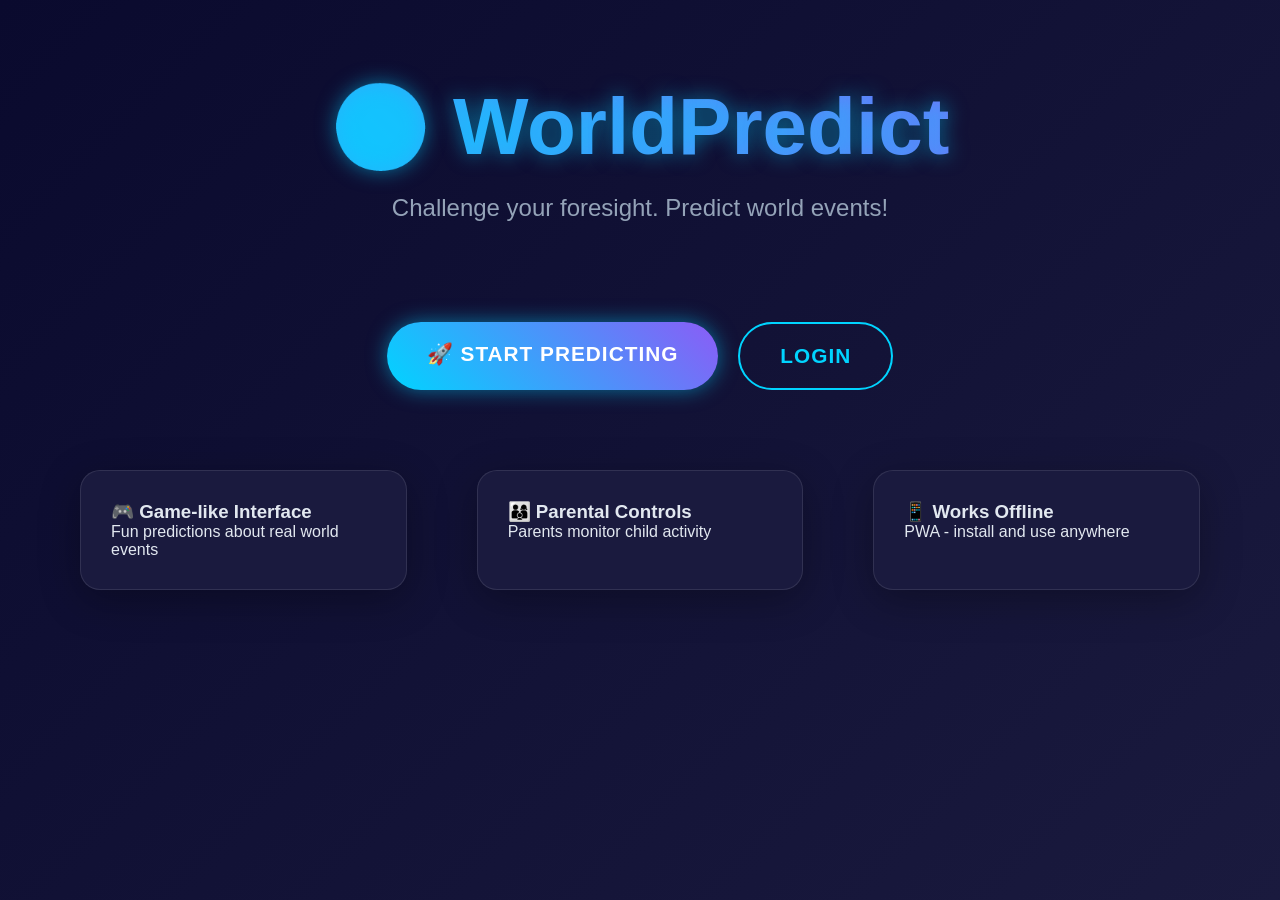
<file: worldpredict/index.html>
<!DOCTYPE html>
<html lang="en">
<head>
  <meta charset="UTF-8">
  <meta name="viewport" content="width=device-width, initial-scale=1.0">
  <title>WorldPredict - Predict the Future!</title>
  <link rel="manifest" href="manifest.json">
  <link rel="stylesheet" href="assets/css/styles.css">
  <meta name="theme-color" content="#0a0a2e">
</head>
<body>
  <div class="container">
    <header class="hero">
      <h1 class="neon-glow">🌍 WorldPredict</h1>
      <p class="subtitle neon">Challenge your foresight. Predict world events!</p>
    </header>
    
    <div class="cta-buttons">
      <a href="signup.html" class="btn btn-primary btn-large">🚀 Start Predicting</a>
      <a href="login.html" class="btn btn-secondary btn-large">Login</a>
    </div>
    
    <div class="features">
      <div class="feature-card">
        <h3>🎮 Game-like Interface</h3>
        <p>Fun predictions about real world events</p>
      </div>
      <div class="feature-card">
        <h3>👨‍👩‍👦 Parental Controls</h3>
        <p>Parents monitor child activity</p>
      </div>
      <div class="feature-card">
        <h3>📱 Works Offline</h3>
        <p>PWA - install and use anywhere</p>
      </div>
    </div>
  </div>
  
  <script>
    if ('serviceWorker' in navigator) {
      navigator.serviceWorker.register('/sw.js');
    }
  </script>
</body>
</html>
</file>
<file: worldpredict/assets/css/styles.css>
/* WorldPredict Gaming Styles */
:root {
  --bg-dark: #0a0a2e;
  --bg-card: #1a1a3e;
  --neon-blue: #00d4ff;
  --neon-purple: #8b5cf6;
  --text-light: #e2e8f0;
  --text-muted: #94a3b8;
  --border-glow: 0 0 20px rgba(0, 212, 255, 0.5);
}

* {
  margin: 0;
  padding: 0;
  box-sizing: border-box;
}

body {
  font-family: 'Segoe UI', Tahoma, Geneva, Verdana, sans-serif;
  background: linear-gradient(135deg, var(--bg-dark) 0%, #1a1a3e 100%);
  color: var(--text-light);
  min-height: 100vh;
  overflow-x: hidden;
}

.container {
  max-width: 1200px;
  margin: 0 auto;
  padding: 20px;
}

/* Hero */
.hero {
  text-align: center;
  padding: 60px 20px;
}

.neon-glow {
  font-size: clamp(2.5rem, 8vw, 5rem);
  background: linear-gradient(45deg, var(--neon-blue), var(--neon-purple));
  -webkit-background-clip: text;
  -webkit-text-fill-color: transparent;
  text-shadow: var(--border-glow);
  margin-bottom: 20px;
  animation: glow 2s ease-in-out infinite alternate;
}

@keyframes glow {
  from { filter: drop-shadow(0 0 20px var(--neon-blue)); }
  to { filter: drop-shadow(0 0 30px var(--neon-purple)); }
}

.subtitle {
  font-size: 1.5rem;
  color: var(--text-muted);
  margin-bottom: 40px;
}

/* Buttons */
.btn {
  display: inline-block;
  padding: 15px 30px;
  border: none;
  border-radius: 50px;
  font-size: 1.1rem;
  font-weight: 600;
  text-decoration: none;
  cursor: pointer;
  transition: all 0.3s ease;
  text-transform: uppercase;
  letter-spacing: 1px;
}

.btn-primary {
  background: linear-gradient(45deg, var(--neon-blue), var(--neon-purple));
  color: white;
  box-shadow: var(--border-glow);
}

.btn-primary:hover {
  transform: translateY(-3px);
  box-shadow: 0 10px 30px rgba(0, 212, 255, 0.4);
}

.btn-secondary {
  background: transparent;
  color: var(--neon-blue);
  border: 2px solid var(--neon-blue);
}

.btn-secondary:hover {
  background: var(--neon-blue);
  color: white;
  box-shadow: var(--border-glow);
}

.btn-large { padding: 20px 40px; font-size: 1.3rem; }

.cta-buttons {
  display: flex;
  gap: 20px;
  justify-content: center;
  flex-wrap: wrap;
  margin-bottom: 60px;
}

/* Cards */
.feature-card, .card {
  background: var(--bg-card);
  border-radius: 20px;
  padding: 30px;
  margin: 20px;
  border: 1px solid rgba(255,255,255,0.1);
  box-shadow: 0 10px 40px rgba(0,0,0,0.3);
  transition: transform 0.3s ease;
}

.feature-card:hover, .card:hover {
  transform: translateY(-10px);
  box-shadow: 0 20px 60px rgba(0,212,255,0.2);
}

.features {
  display: grid;
  grid-template-columns: repeat(auto-fit, minmax(300px, 1fr));
  gap: 30px;
}

/* Forms */
.form-group {
  margin-bottom: 25px;
}

label {
  display: block;
  margin-bottom: 8px;
  color: var(--neon-blue);
  font-weight: 600;
}

input, textarea, select {
  width: 100%;
  padding: 15px;
  background: var(--bg-card);
  border: 2px solid rgba(0,212,255,0.3);
  border-radius: 12px;
  color: var(--text-light);
  font-size: 1rem;
  transition: border-color 0.3s ease;
}

input:focus, textarea:focus, select:focus {
  outline: none;
  border-color: var(--neon-blue);
  box-shadow: var(--border-glow);
}

.form-container {
  max-width: 500px;
  margin: 60px auto;
  padding: 40px;
}

/* Dashboard */
.dashboard-header {
  display: flex;
  justify-content: space-between;
  align-items: center;
  margin-bottom: 30px;
  padding-bottom: 20px;
  border-bottom: 2px solid rgba(0,212,255,0.3);
}

.prediction-list {
  display: grid;
  gap: 20px;
}

.prediction-card {
  background: linear-gradient(135deg, var(--bg-card), rgba(0,212,255,0.1));
}

.leaderboard {
  background: var(--bg-card);
  border-radius: 15px;
  padding: 25px;
  margin-bottom: 30px;
}

.rank-item {
  display: flex;
  justify-content: space-between;
  padding: 12px 0;
  border-bottom: 1px solid rgba(255,255,255,0.1);
}

/* Responsive */
@media (max-width: 768px) {
  .container { padding: 15px; }
  .cta-buttons { flex-direction: column; align-items: center; }
  .dashboard-header { flex-direction: column; gap: 20px; text-align: center; }
}

/* Loading */
.loading {
  display: inline-block;
  width: 20px;
  height: 20px;
  border: 3px solid rgba(0,212,255,0.3);
  border-radius: 50%;
  border-top-color: var(--neon-blue);
  animation: spin 1s ease-in-out infinite;
}

@keyframes spin {
  to { transform: rotate(360deg); }
}

/* Success/Error */
.alert {
  padding: 15px;
  border-radius: 10px;
  margin: 20px 0;
}

.alert-success {
  background: rgba(34,197,94,0.2);
  border: 1px solid #22c55e;
  color: #86efac;
}

.alert-error {
  background: rgba(239,68,68,0.2);
  border: 1px solid #ef4444;
  color: #fca5a5;
}
</file>
